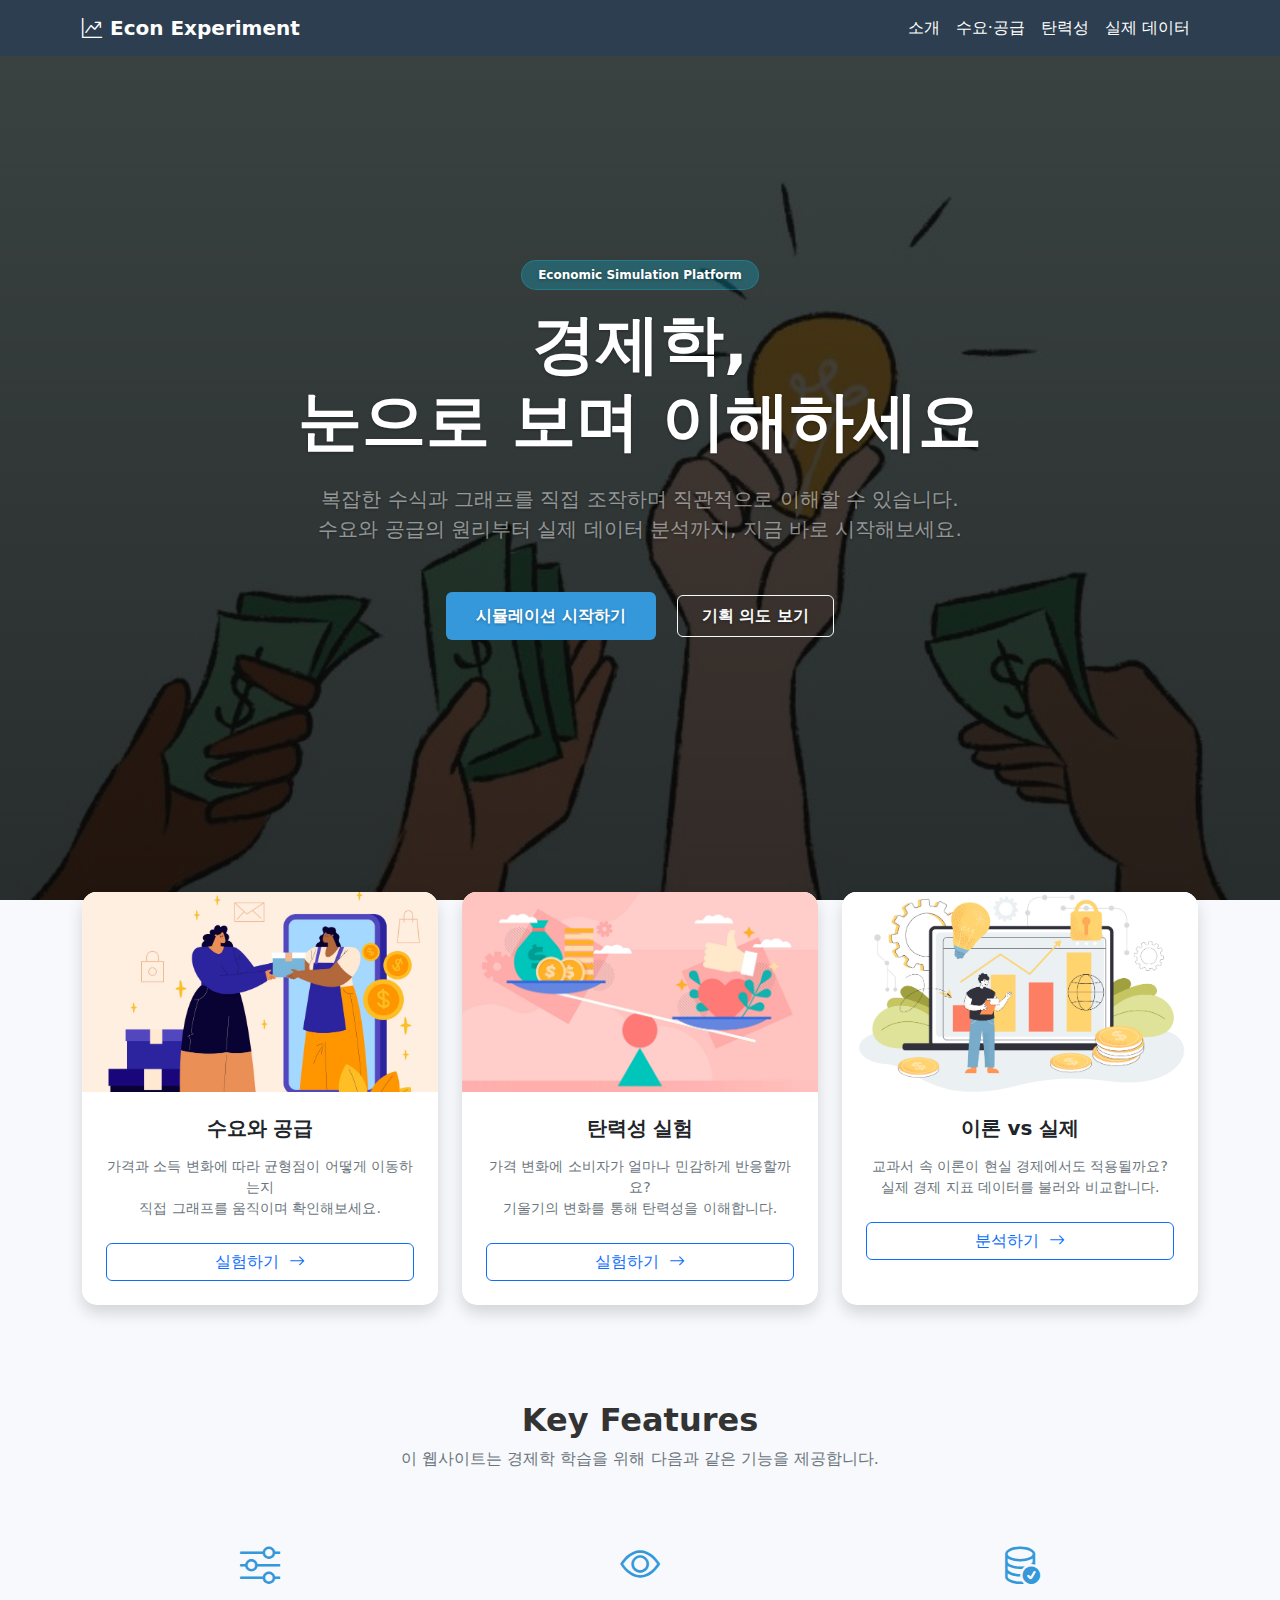
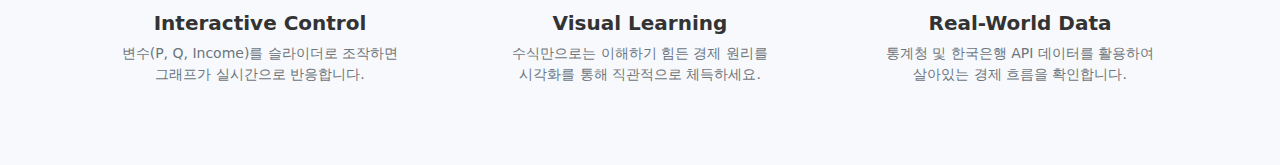
<file: index.html>
<!DOCTYPE html>
<html lang="ko">

<head>
    <meta charset="UTF-8">
    <meta name="viewport" content="width=device-width, initial-scale=1.0">
    <title>Econ Experiment | 경제학 시뮬레이션 플랫폼</title>

    <link href="https://cdn.jsdelivr.net/npm/bootstrap@5.3.0/dist/css/bootstrap.min.css" rel="stylesheet">
    <link rel="stylesheet" href="https://cdn.jsdelivr.net/npm/bootstrap-icons@1.10.5/font/bootstrap-icons.css">
    <link rel="stylesheet" href="style.css">

    <style>
        :root {
            --main-color: #2c3e50;
            --accent-color: #3498db;
            --hover-color: #2980b9;
        }

        body {
            font-family: 'Pretendard', -apple-system, BlinkMacSystemFont, system-ui, Roboto, sans-serif;
            color: #333;
        }

        .navbar-custom {
            background-color: var(--main-color) !important;
        }

        .navbar-custom .navbar-brand,
        .navbar-custom .nav-link {
            color: white !important;
        }

        .hero-section {
            background: linear-gradient(rgba(44, 62, 80, 0.7), rgba(44, 62, 80, 0.7)),
                url('https://images.unsplash.com/photo-1611974765270-ca12586343bb?ixlib=rb-4.0.3&auto=format&fit=crop&w=1920&q=80');
            background-size: cover;
            background-position: center;
            color: white;
            padding: 120px 0;
            margin-bottom: 3rem;
        }

        .hero-btn {
            background-color: var(--accent-color);
            border: none;
            padding: 12px 30px;
            font-weight: 600;
            transition: all 0.3s ease;
        }

        .hero-btn:hover {
            background-color: var(--hover-color);
            transform: translateY(-2px);
        }

        .custom-card {
            border: none;
            border-radius: 15px;
            overflow: hidden;
            transition: transform 0.3s ease, box-shadow 0.3s ease;
            height: 100%;
        }

        .custom-card:hover {
            transform: translateY(-10px);
            box-shadow: 0 15px 30px rgba(0, 0, 0, 0.1) !important;
        }

        .card-img-wrapper {
            height: 200px;
            overflow: hidden;
            background-color: #ecf0f1;
            display: flex;
            align-items: center;
            justify-content: center;
        }

        .card-img-top {
            width: 100%;
            height: 100%;
            object-fit: cover;
            transition: transform 0.5s ease;
        }

        .custom-card:hover .card-img-top {
            transform: scale(1.1);
        }

        .feature-icon {
            font-size: 2.5rem;
            color: var(--accent-color);
            margin-bottom: 1rem;
        }

        .hero-section {
            position: relative;
            width: 100%;
            background: linear-gradient(rgba(0, 0, 0, 0.7), rgba(0, 0, 0, 0.8)), url('images/main.JPG');

            background-size: cover;

            background-position: center center;
            background-repeat: no-repeat;

            text-shadow: 0 1px 3px rgba(0, 0, 0, 0.3);
        }

        /* (선택사항) 모바일 장치에서 주소창 등으로 인해 100vh가 너무 길게 느껴질 경우 높이 조정 */
        @media (max-width: 768px) {
            .hero-section.min-vh-100 {
                min-height: 85vh !important;
                /* 모바일에서는 높이를 조금 줄임 */
            }
        }
    </style>
</head>

<body>

    <nav class="navbar navbar-expand-lg navbar-custom fixed-top">
        <div class="container">
            <a class="navbar-brand fw-bold text-primary" href="index.html">
                <i class="bi bi-graph-up-arrow me-2"></i>Econ Experiment
            </a>
            <button class="navbar-toggler" type="button" data-bs-toggle="collapse" data-bs-target="#navbarNav">
                <span class="navbar-toggler-icon"></span>
            </button>
            <div class="collapse navbar-collapse" id="navbarNav">
                <ul class="navbar-nav ms-auto">
                    <li class="nav-item"><a class="nav-link" href="about.html">소개</a></li>
                    <li class="nav-item"><a class="nav-link" href="demand_supply.html">수요·공급</a></li>
                    <li class="nav-item"><a class="nav-link" href="elasticity.html">탄력성</a></li>
                    <li class="nav-item"><a class="nav-link" href="real_data.html">실제 데이터</a></li>
                </ul>
            </div>
        </div>
    </nav>

    <div class="hero-section d-flex align-items-center min-vh-100">

        <div class="container text-center py-5">
            <span
                class="badge bg-info bg-opacity-25 border border-info border-opacity-25 text-white mb-3 px-3 py-2 rounded-pill">
                Economic Simulation Platform
            </span>
            <h1 class="display-3 fw-bold mb-4 text-white">경제학, <br>눈으로 보며 이해하세요</h1>
            <p class="lead mb-5 text-white-50 mx-auto" style="max-width: 700px;">
                복잡한 수식과 그래프를 직접 조작하며 직관적으로 이해할 수 있습니다.<br>
                수요와 공급의 원리부터 실제 데이터 분석까지, 지금 바로 시작해보세요.
            </p>
            <div>
                <a href="demand_supply.html" class="btn btn-primary hero-btn me-3 text-white">시뮬레이션 시작하기</a>
                <a href="about.html" class="btn btn-outline-light px-4 py-2 fw-semibold">기획 의도 보기</a>
            </div>
        </div>

    </div>

    <section class="container mb-5" style="margin-top: -80px;">
        <div class="row g-4">
            <div class="col-md-4">
                <div class="card custom-card shadow">
                    <div class="card-img-wrapper">
                        <img src="images/demand_supply.jpg" class="card-img-top" alt="Supply Demand Graph">
                    </div>
                    <div class="card-body text-center p-4">
                        <h3 class="h5 card-title fw-bold text-dark mb-3">수요와 공급</h3>
                        <p class="card-text text-secondary mb-4 small">
                            가격과 소득 변화에 따라 균형점이 어떻게 이동하는지<br>
                            직접 그래프를 움직이며 확인해보세요.
                        </p>
                        <a href="demand_supply.html" class="btn btn-outline-primary w-100 stretched-link">실험하기 <i
                                class="bi bi-arrow-right ms-1"></i></a>
                    </div>
                </div>
            </div>

            <div class="col-md-4">
                <div class="card custom-card shadow">
                    <div class="card-img-wrapper">
                        <img src="images/elasticity.jpg" class="card-img-top" alt="Elasticity Experiment">
                    </div>
                    <div class="card-body text-center p-4">
                        <h3 class="h5 card-title fw-bold text-dark mb-3">탄력성 실험</h3>
                        <p class="card-text text-secondary mb-4 small">
                            가격 변화에 소비자가 얼마나 민감하게 반응할까요?<br>
                            기울기의 변화를 통해 탄력성을 이해합니다.
                        </p>
                        <a href="elasticity.html" class="btn btn-outline-primary w-100 stretched-link">실험하기 <i
                                class="bi bi-arrow-right ms-1"></i></a>
                    </div>
                </div>
            </div>

            <div class="col-md-4">
                <div class="card custom-card shadow">
                    <div class="card-img-wrapper">
                        <img src="images/real_data.jpg" class="card-img-top" alt="Real World Data">
                    </div>
                    <div class="card-body text-center p-4">
                        <h3 class="h5 card-title fw-bold text-dark mb-3">이론 vs 실제</h3>
                        <p class="card-text text-secondary mb-4 small">
                            교과서 속 이론이 현실 경제에서도 적용될까요?<br>
                            실제 경제 지표 데이터를 불러와 비교합니다.
                        </p>
                        <a href="real_data.html" class="btn btn-outline-primary w-100 stretched-link">분석하기 <i
                                class="bi bi-arrow-right ms-1"></i></a>
                    </div>
                </div>
            </div>
        </div>
    </section>

    <section class="container py-5">
        <div class="text-center mb-5">
            <h2 class="fw-bold">Key Features</h2>
            <p class="text-secondary">이 웹사이트는 경제학 학습을 위해 다음과 같은 기능을 제공합니다.</p>
        </div>
        <div class="row text-center g-4">
            <div class="col-md-4">
                <div class="p-3">
                    <i class="bi bi-sliders feature-icon"></i>
                    <h4 class="h5 fw-bold mt-3">Interactive Control</h4>
                    <p class="text-secondary small">변수(P, Q, Income)를 슬라이더로 조작하면<br>그래프가 실시간으로 반응합니다.</p>
                </div>
            </div>
            <div class="col-md-4">
                <div class="p-3">
                    <i class="bi bi-eye feature-icon"></i>
                    <h4 class="h5 fw-bold mt-3">Visual Learning</h4>
                    <p class="text-secondary small">수식만으로는 이해하기 힘든 경제 원리를<br>시각화를 통해 직관적으로 체득하세요.</p>
                </div>
            </div>
            <div class="col-md-4">
                <div class="p-3">
                    <i class="bi bi-database-check feature-icon"></i>
                    <h4 class="h5 fw-bold mt-3">Real-World Data</h4>
                    <p class="text-secondary small">통계청 및 한국은행 API 데이터를 활용하여<br>살아있는 경제 흐름을 확인합니다.</p>
                </div>
            </div>
        </div>
    </section>

    <script src="https://cdn.jsdelivr.net/npm/bootstrap@5.3.0/dist/js/bootstrap.bundle.min.js"></script>
</body>

</html>
</file>
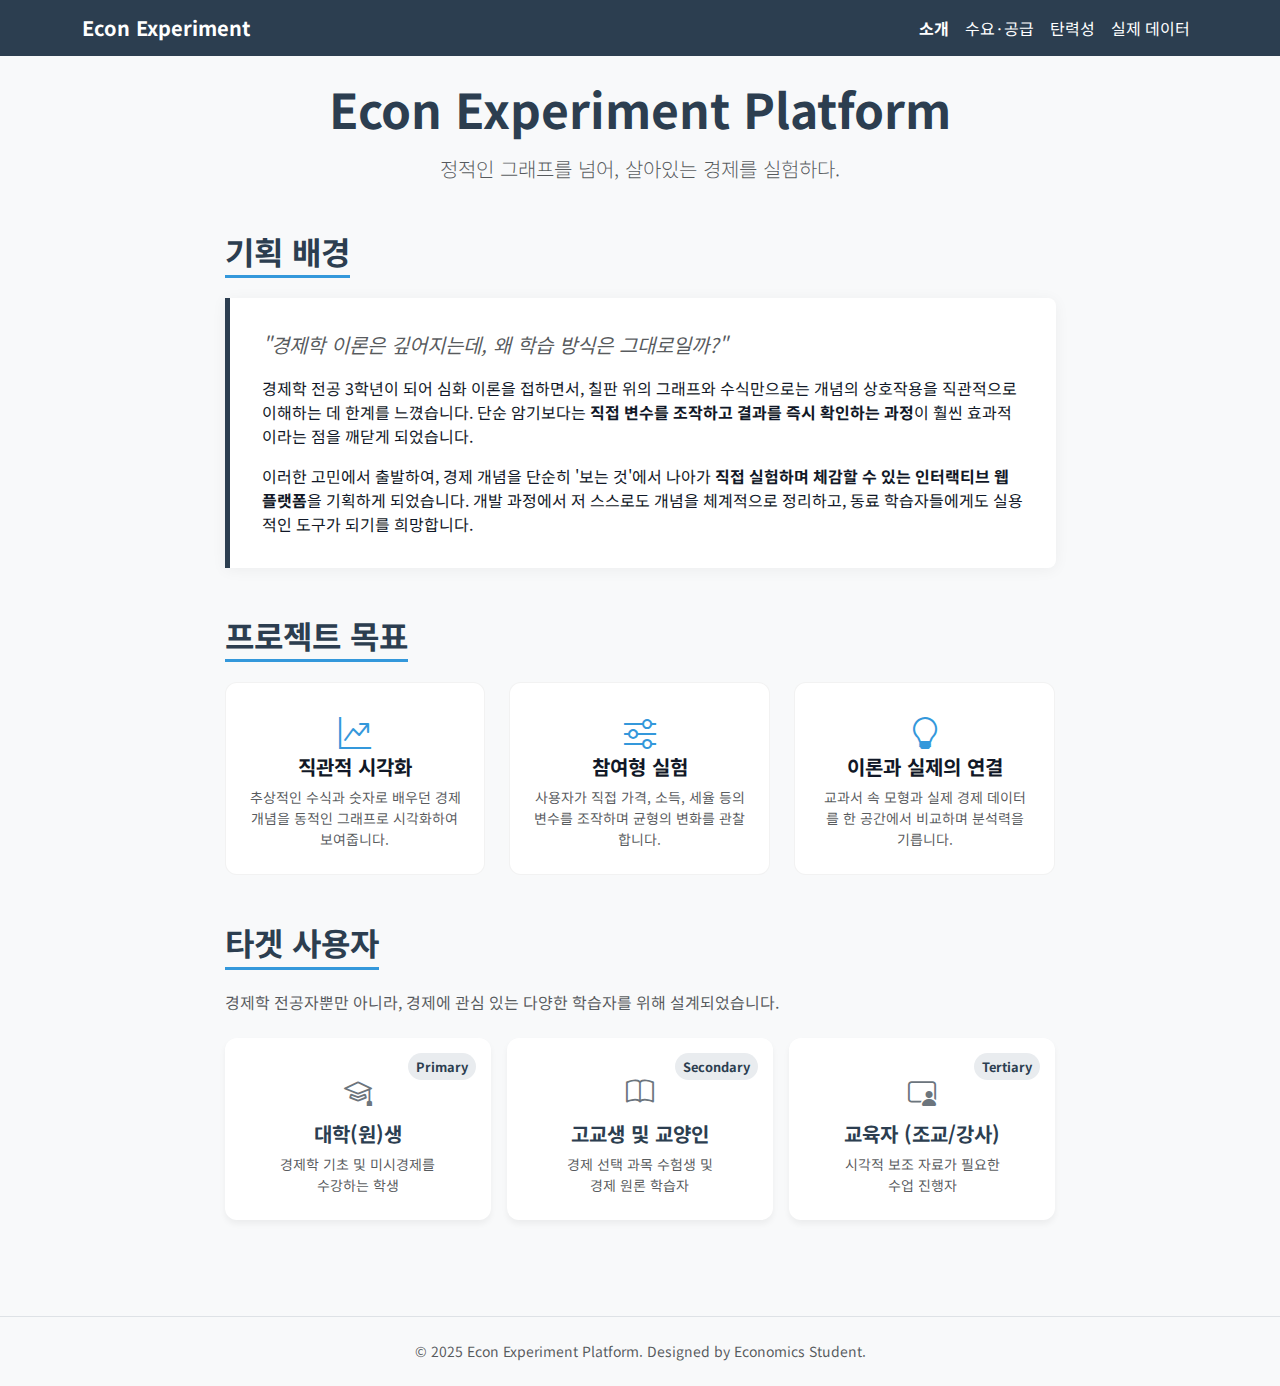
<file: about.html>
<!DOCTYPE html>
<html lang="ko">

<head>
    <meta charset="UTF-8">
    <meta name="viewport" content="width=device-width, initial-scale=1.0">
    <title>소개 - Econ Experiment</title>
    <link href="https://cdn.jsdelivr.net/npm/bootstrap@5.3.0/dist/css/bootstrap.min.css" rel="stylesheet">
    <link rel="stylesheet" href="https://cdn.jsdelivr.net/npm/bootstrap-icons@1.11.3/font/bootstrap-icons.min.css">
    <link rel="stylesheet" href="style.css">

    <style>
        :root {
            --main-color: #2c3e50;
            --accent-color: #3498db;
            --bg-light: #f8f9fa;
        }

        .navbar-custom {
            background-color: var(--main-color) !important;
        }

        .navbar-custom .navbar-brand,
        .navbar-custom .nav-link {
            color: white !important;
        }


        .section-title {
            color: var(--main-color);
            font-weight: 700;
            border-bottom: 3px solid var(--accent-color);
            display: inline-block;
            padding-bottom: 5px;
            margin-bottom: 20px;
        }

        .intro-quote {
            background-color: white;
            border-left: 5px solid var(--main-color);
            padding: 2rem;
            border-radius: 0 8px 8px 0;
            box-shadow: 0 2px 15px rgba(0, 0, 0, 0.05);
        }

        .feature-box {
            background: white;
            padding: 1.5rem;
            border-radius: 12px;
            height: 100%;
            transition: all 0.3s ease;
            border: 1px solid rgba(0, 0, 0, 0.05);
        }

        .feature-box:hover {
            transform: translateY(-5px);
            box-shadow: 0 10px 20px rgba(0, 0, 0, 0.08);
        }

        .feature-icon {
            font-size: 2rem;
            color: var(--accent-color);
            margin-bottom: 1rem;
        }

        .target-card {
            border: none;
            border-radius: 12px;
            background: white;
            box-shadow: 0 4px 6px rgba(0, 0, 0, 0.05);
            height: 100%;
            position: relative;
            overflow: hidden;
        }

        .target-badge {
            position: absolute;
            top: 15px;
            right: 15px;
            font-size: 0.8rem;
            font-weight: bold;
            padding: 4px 8px;
            border-radius: 20px;
            background-color: #e9ecef;
            color: var(--main-color);
        }

        .target-card h5 {
            color: var(--main-color);
            font-weight: 700;
            margin-top: 10px;
        }
    </style>
</head>

<body class="bg-light">

    <nav class="navbar navbar-expand-lg navbar-custom mb-4">
        <div class="container">
            <a class="navbar-brand fw-bold" href="index.html">Econ Experiment</a>
            <button class="navbar-toggler" type="button" data-bs-toggle="collapse" data-bs-target="#navbarNav">
                <span class="navbar-toggler-icon"></span>
            </button>
            <div class="collapse navbar-collapse" id="navbarNav">
                <ul class="navbar-nav ms-auto">
                    <li class="nav-item"><a class="nav-link active fw-bold" href="about.html">소개</a></li>
                    <li class="nav-item"><a class="nav-link" href="demand_supply.html">수요·공급</a></li>
                    <li class="nav-item"><a class="nav-link" href="elasticity.html">탄력성</a></li>
                    <li class="nav-item"><a class="nav-link" href="real_data.html">실제 데이터</a></li>
                </ul>
            </div>
        </div>
    </nav>

    <div class="container pb-5">
        <div class="row justify-content-center">
            <div class="col-lg-9">

                <div class="text-center mb-5">
                    <h1 class="fw-bold display-5 mb-3" style="color: var(--main-color);">Econ Experiment Platform</h1>
                    <p class="lead text-muted">정적인 그래프를 넘어, 살아있는 경제를 실험하다.</p>
                </div>

                <section class="mb-5">
                    <h2 class="section-title">기획 배경</h2>
                    <div class="intro-quote">
                        <p class="fs-5 text-muted fst-italic mb-3">
                            "경제학 이론은 깊어지는데, 왜 학습 방식은 그대로일까?"
                        </p>
                        <p class="mb-3">
                            경제학 전공 3학년이 되어 심화 이론을 접하면서, 칠판 위의 그래프와 수식만으로는 개념의
                            상호작용을 직관적으로 이해하는 데 한계를 느꼈습니다. 단순 암기보다는
                            <strong>직접 변수를 조작하고 결과를 즉시 확인하는 과정</strong>이 훨씬 효과적이라는 점을 깨닫게 되었습니다.
                        </p>
                        <p class="mb-0">
                            이러한 고민에서 출발하여, 경제 개념을 단순히 '보는 것'에서 나아가
                            <strong>직접 실험하며 체감할 수 있는 인터랙티브 웹 플랫폼</strong>을 기획하게 되었습니다.
                            개발 과정에서 저 스스로도 개념을 체계적으로 정리하고, 동료 학습자들에게도 실용적인 도구가 되기를 희망합니다.
                        </p>
                    </div>
                </section>

                <section class="mb-5">
                    <h2 class="section-title">프로젝트 목표</h2>
                    <div class="row g-4">
                        <div class="col-md-4">
                            <div class="feature-box text-center">
                                <i class="bi bi-graph-up-arrow feature-icon"></i>
                                <h5 class="fw-bold">직관적 시각화</h5>
                                <p class="small text-muted mb-0">
                                    추상적인 수식과 숫자로 배우던 경제 개념을 동적인 그래프로 시각화하여 보여줍니다.
                                </p>
                            </div>
                        </div>
                        <div class="col-md-4">
                            <div class="feature-box text-center">
                                <i class="bi bi-sliders feature-icon"></i>
                                <h5 class="fw-bold">참여형 실험</h5>
                                <p class="small text-muted mb-0">
                                    사용자가 직접 가격, 소득, 세율 등의 변수를 조작하며 균형의 변화를 관찰합니다.
                                </p>
                            </div>
                        </div>
                        <div class="col-md-4">
                            <div class="feature-box text-center">
                                <i class="bi bi-lightbulb feature-icon"></i>
                                <h5 class="fw-bold">이론과 실제의 연결</h5>
                                <p class="small text-muted mb-0">
                                    교과서 속 모형과 실제 경제 데이터를 한 공간에서 비교하며 분석력을 기릅니다.
                                </p>
                            </div>
                        </div>
                    </div>
                </section>

                <section>
                    <h2 class="section-title">타겟 사용자</h2>
                    <p class="text-muted mb-4">경제학 전공자뿐만 아니라, 경제에 관심 있는 다양한 학습자를 위해 설계되었습니다.</p>
                    <div class="row g-3">
                        <div class="col-md-4">
                            <div class="target-card p-4">
                                <span class="target-badge">Primary</span>
                                <div class="mt-2 text-center">
                                    <i class="bi bi-mortarboard fs-3 text-secondary mb-2 d-block"></i>
                                    <h5>대학(원)생</h5>
                                    <p class="small text-muted mb-0">경제학 기초 및 미시경제를<br>수강하는 학생</p>
                                </div>
                            </div>
                        </div>
                        <div class="col-md-4">
                            <div class="target-card p-4">
                                <span class="target-badge">Secondary</span>
                                <div class="mt-2 text-center">
                                    <i class="bi bi-book fs-3 text-secondary mb-2 d-block"></i>
                                    <h5>고교생 및 교양인</h5>
                                    <p class="small text-muted mb-0">경제 선택 과목 수험생 및<br>경제 원론 학습자</p>
                                </div>
                            </div>
                        </div>
                        <div class="col-md-4">
                            <div class="target-card p-4">
                                <span class="target-badge">Tertiary</span>
                                <div class="mt-2 text-center">
                                    <i class="bi bi-person-video3 fs-3 text-secondary mb-2 d-block"></i>
                                    <h5>교육자 (조교/강사)</h5>
                                    <p class="small text-muted mb-0">시각적 보조 자료가 필요한<br>수업 진행자</p>
                                </div>
                            </div>
                        </div>
                    </div>
                </section>

            </div>
        </div>
    </div>

    <footer class="text-center py-4 mt-5 text-muted border-top">
        <div class="container">
            <p class="mb-0 small">&copy; 2025 Econ Experiment Platform. Designed by Economics Student.</p>
        </div>
    </footer>

    <script src="https://cdn.jsdelivr.net/npm/bootstrap@5.3.0/dist/js/bootstrap.bundle.min.js"></script>
</body>

</html>
</file>
<file: style.css>
@charset "utf-8";
/* 기획서 폰트: Noto Sans KR [cite: 32] */
@import url('https://fonts.googleapis.com/css2?family=Noto+Sans+KR:wght@300;400;700&display=swap');

:root {
    /* 기획서 Palette  */
    --main-color: #1F77B4;
    /* 메인 컬러 */
    --accent-color: #FF7FOE;
    /* 서브/액센트 */
    --sub-color: #2CA02C;
    /* 보조 */
    --bg-color: #F7F9FC;
    /* 배경/중립 */
    --text-color: #111827;
    /* 텍스트 */
    --border-color: #E6EEF6;
    /* 경계/그리드 */
}

body {
    font-family: 'Noto Sans KR', sans-serif;
    background-color: var(--bg-color);
    color: var(--text-color);
}

.navbar-custom {
    background-color: var(--main-color);
}

.navbar-custom .navbar-brand,
.navbar-custom .nav-link {
    color: #ffffff !important;
}

.navbar-custom .nav-link:hover {
    color: var(--border-color) !important;
}

.btn-primary-custom {
    background-color: var(--main-color);
    border-color: var(--main-color);
    color: #fff;
}

.btn-primary-custom:hover {
    background-color: #70b3e2;
    color: #000000;
}

.btn-accent-custom {
    background-color: var(--accent-color);
    border-color: var(--accent-color);
    color: #000000;
}

.btn-accent-custom:hover {
    background-color: #e66a00;
    color: #fff;
}

.custom-card {
    border: 1px solid var(--border-color);
    background-color: #ffffff;
    border-radius: 8px;
}

.chart-container {
    background-color: #ffffff;
    border: 1px solid var(--border-color);
    min-height: 400px;
    display: flex;
    align-items: center;
    justify-content: center;
    border-radius: 8px;
}
</file>
